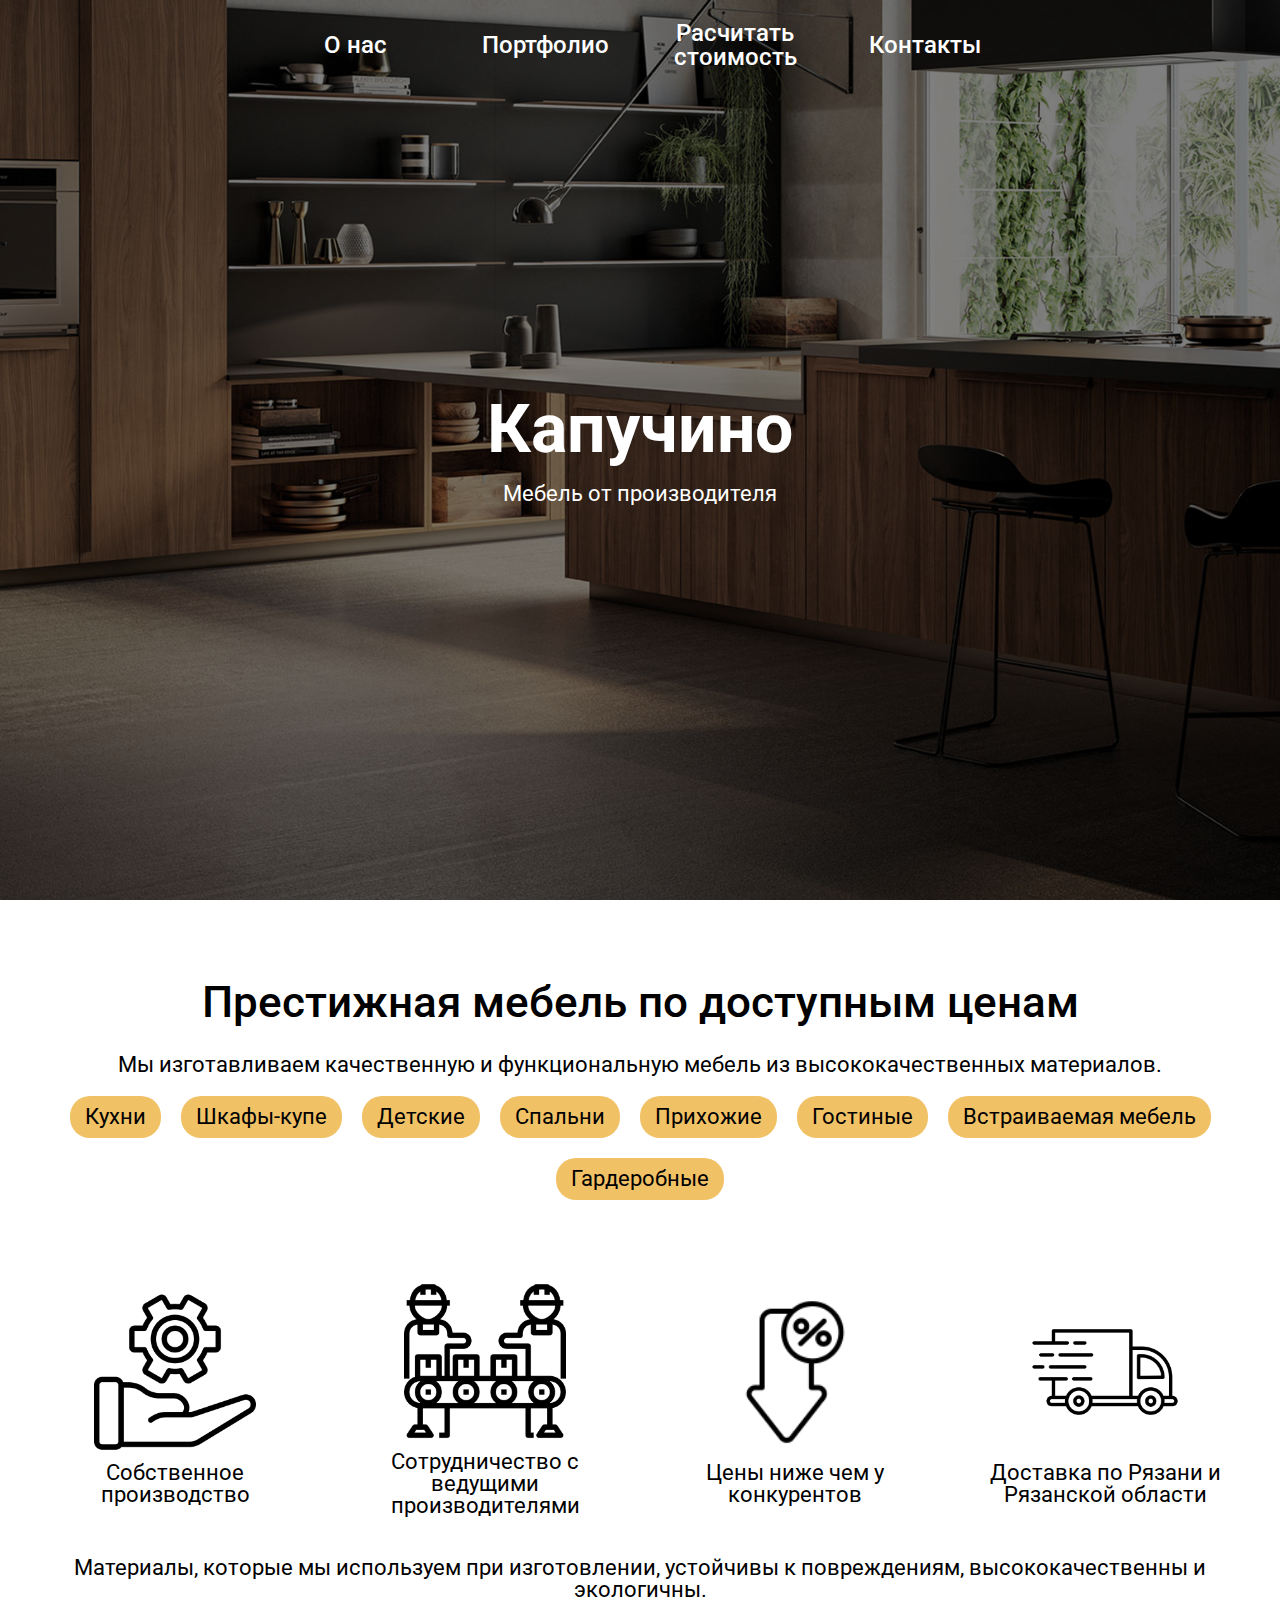
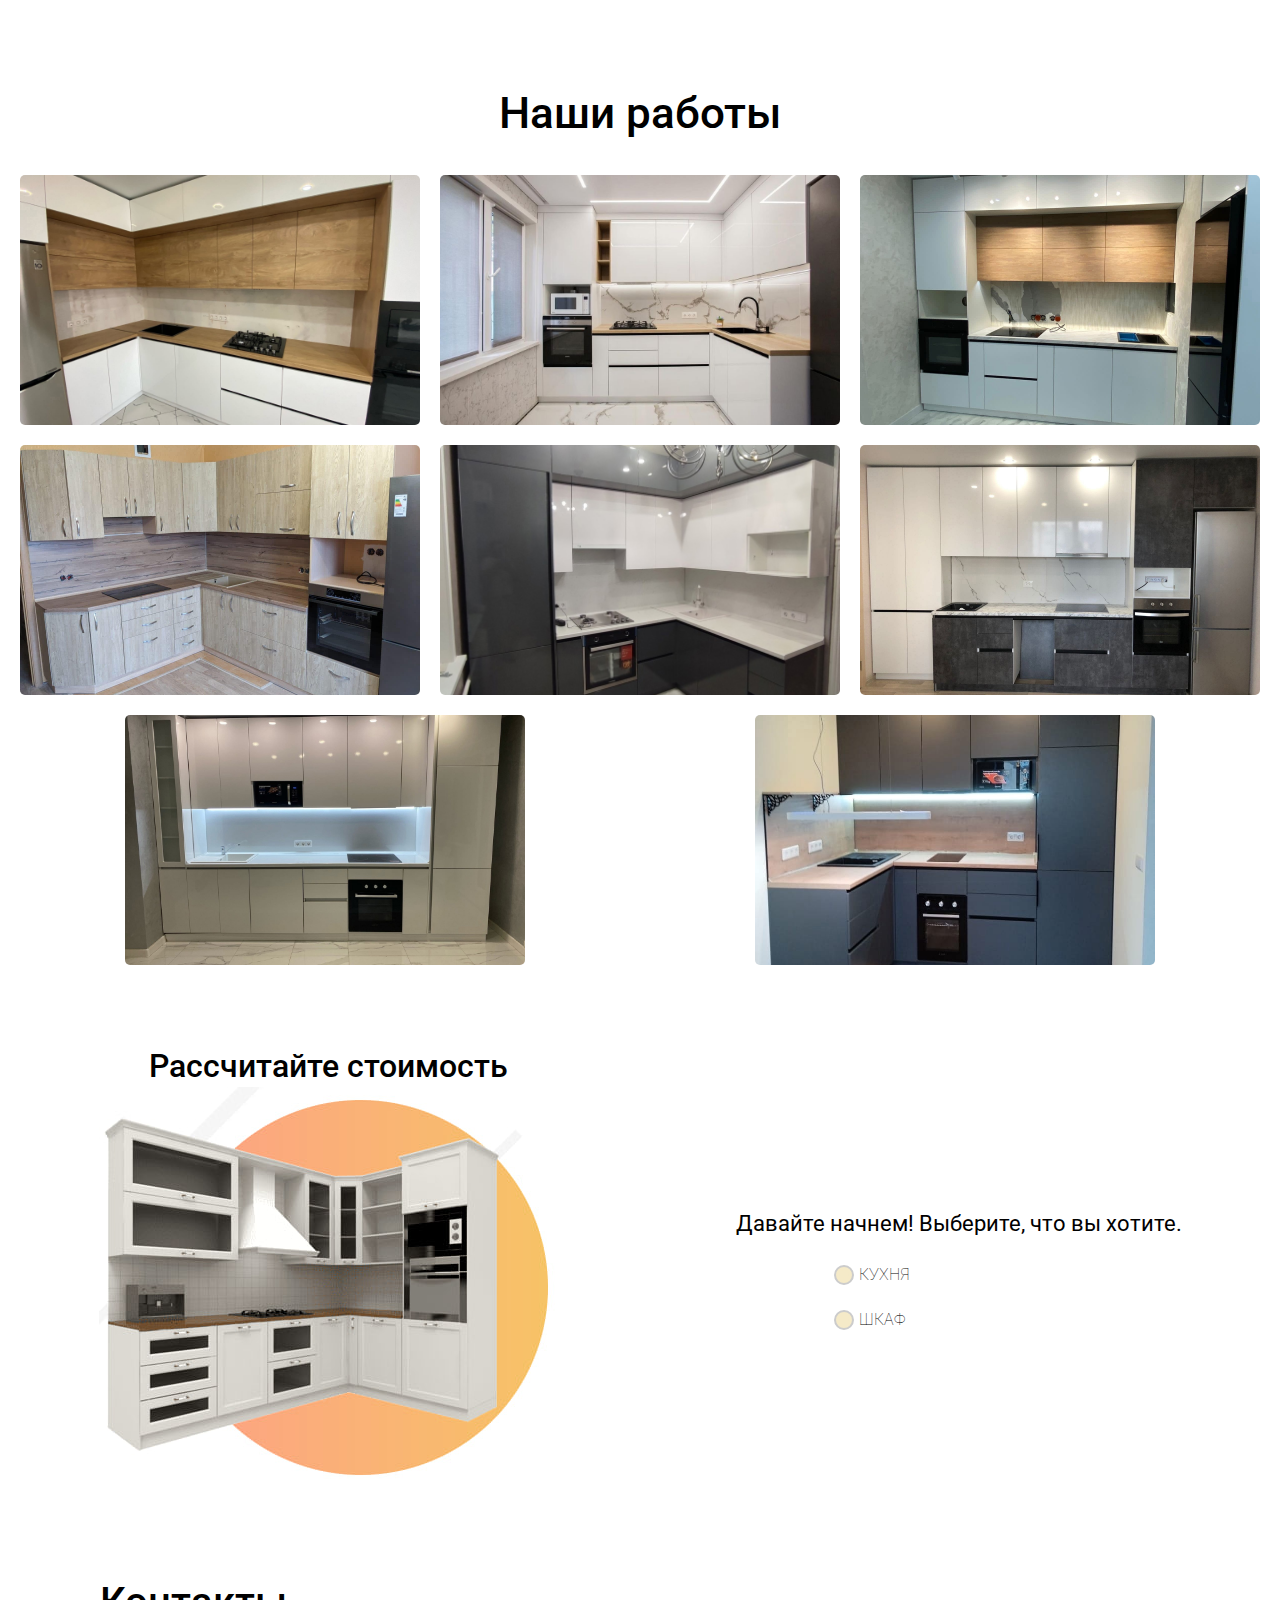
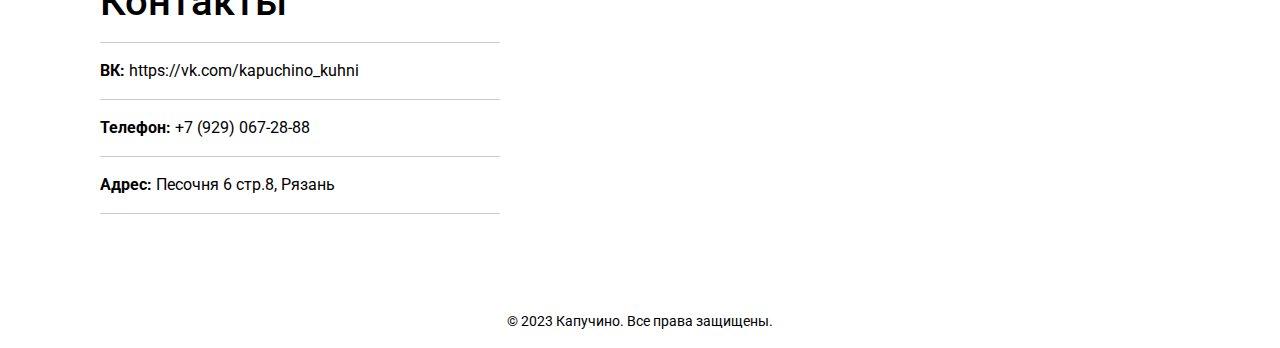
<file: index.html>
<!DOCTYPE html>
<html lang="en">
<head>
    <meta charset="UTF-8">
    <meta name="viewport" content="width=device-width, initial-scale=1.0">
    <link rel="icon" href="./favicon-32x32.png" type="image/x-icon">
    <link rel="stylesheet" type="text/css" href="./styles/reset.css">
    <link rel="stylesheet" type="text/css" href="./styles/default.css">
    <link rel="stylesheet" type="text/css" href="./styles/index.css">
    <title>Капучино</title>
</head>
<body id="body">
<div class="end__section">
    <div class="home__bg"></div>
    <header>
        <!-- Desktop -->
        <nav>
            <ul class="desktop">
                <li class="nav__link"><a class="nav__link-href" href="#about">О нас</a></li>
                <li class="nav__link"><a class="nav__link-href" href="#portfolio">Портфолио</a></li>
                <li class="nav__link"><a class="nav__link-href" href="#services">Расчитать стоимость</a></li>
                <li class="nav__link"><a class="nav__link-href" href="#contact">Контакты</a></li>
            </ul>
        </nav>
        <!-- Desktop -->

        <!-- Burger -->
        <div class="menu__burger" id="burger__menu">
            <a href="" class="menu__btn" id="burger__menu-btn">
                <span class="menu__btn-lines"></span>
            </a>
            <nav class="menu__list" id="menu__list">
                <ul class="mobile">
                    <li class="nav__link"><a class="nav__link-href burger__link" href="#about">О нас</a></li>
                    <li class="nav__link"><a class="nav__link-href burger__link" href="#portfolio">Портфолио</a></li>
                    <li class="nav__link"><a class="nav__link-href burger__link" href="#services">Расчитать
                        стоимость</a></li>
                    <li class="nav__link"><a class="nav__link-href burger__link" href="#contact">Контакты</a></li>
                </ul>
            </nav>
            <div class="menu__btn-overlay" id="burger__menu-overlay"></div>
        </div>
        <!-- Burger -->

    </header>
    <div class="home">
        <h1>Капучино</h1>
        <p>Мебель от производителя</p>
    </div>
</div>

<section id="about" class="about container end__section">
    <h2 class="about__title">Престижная мебель по доступным ценам</h2>
    <p class="">Мы изготавливаем качественную и функциональную мебель из высококачественных материалов.</p>
    <ul class="about__products">
        <li class="about__products-item">Кухни</li>
        <li class="about__products-item">Шкафы-купе</li>
        <li class="about__products-item">Детские</li>
        <li class="about__products-item">Спальни</li>
        <li class="about__products-item">Прихожие</li>
        <li class="about__products-item">Гостиные</li>
        <li class="about__products-item">Встраиваемая мебель</li>
        <li class="about__products-item">Гардеробные</li>
    </ul>
    <div class="about__advantages">
        <div class="about__advantages-item">
            <img src="./assets/img/advantages/production.png" alt="Собственное производство">
            <p>Собственное производство</p>
        </div>
        <div class="about__advantages-item">
            <img src="./assets/img/advantages/materials.png"
                 alt="Работаем с ведущими производителями фурнитуры и материалов">
            <p>Сотрудничество с ведущими производителями</p>
        </div>
        <div class="about__advantages-item">
            <img src="./assets/img/advantages/prices.png" alt="Цены ниже чем у конкурентов">
            <p>Цены ниже чем у конкурентов</p>
        </div>
        <div class="about__advantages-item">
            <img src="./assets/img/advantages/delivery.png"
                 alt="Вы можете быть уверены, что ваша новая кухня, шкаф будет идеальным и на 30% дешевле, чем в салонах">
            <p>Доставка по Рязани и Рязанской области</p>
        </div>
    </div>
    <p class="about__materials">
        Материалы, которые мы используем при изготовлении, устойчивы к повреждениям, высококачественны и экологичны.
    </p>
</section>

<section id="portfolio" class="end__section">
    <h2>Наши работы</h2>
    <div class="portfolio__gallery">
        <div class="product__item">
            <img class="product__image" src="./assets/img/examples/130000.jpg" alt="product-image"/>
            <div class="product__description">
                <!-- <h3>Название продукта</h3>
                <p>Цена: 10 000 рублей</p> -->
            </div>
        </div>
        <div class="product__item">
            <img class="product__image" src="./assets/img/examples/160000.jpg" alt="product-image"/>
            <div class="product__description">
                <!-- <h3>Название продукта</h3>
                <p>Цена: 10 000 рублей</p> -->
            </div>
        </div>
        <div class="product__item">
            <img class="product__image" src="./assets/img/examples/180000.jpg" alt="product-image"/>
            <div class="product__description">
                <!-- <h3>Название продукта</h3>
                <p>Цена: 10 000 рублей</p> -->
            </div>
        </div>
        <div class="product__item">
            <img class="product__image" src="./assets/img/examples/188400.jpg" alt="product-image"/>
            <div class="product__description">
                <!-- <h3>Название продукта</h3>
                <p>Цена: 10 000 рублей</p> -->
            </div>
        </div>
        <div class="product__item">
            <img class="product__image" src="./assets/img/examples/200000.jpg" alt="product-image"/>
            <div class="product__description">
                <!-- <h3>Название продукта</h3>
                <p>Цена: 10 000 рублей</p> -->
            </div>
        </div>
        <div class="product__item">
            <img class="product__image" src="./assets/img/examples/230000.jpg" alt="product-image"/>
            <div class="product__description">
                <!-- <h3>Название продукта</h3>
                <p>Цена: 10 000 рублей</p> -->
            </div>
        </div>
        <div class="product__item">
            <img class="product__image" src="./assets/img/examples/220000.jpg" alt="product-image"/>
            <div class="product__description">
                <!-- <h3>Название продукта</h3>
                <p>Цена: 10 000 рублей</p> -->
            </div>
        </div>
        <div class="product__item">
            <img class="product__image" src="./assets/img/examples/240000.jpg" alt="product-image"/>
            <div class="product__description">
                <!-- <h3>Название продукта</h3>
                <p>Цена: 10 000 рублей</p> -->
            </div>
        </div>
    </div>
</section>

<section id="services" class="services container end__section">
    <div class="services__welcome">
    </div>
    <div class="services__container">
        <div class="services__container-left">
            <h4>Рассчитайте стоимость</h4>
            <img src="./assets/img/constructor.jpg" alt="service__img"/>
        </div>
        <!-- Начальный этап -->
        <div class="services__block visible" id="subject">
            <h3>Давайте начнем! Выберите, что вы хотите.</h3>
            <div class="variables inputs">
                <div class="variable__item inputs">
                    <label for="subject__kitchen">
                        <div class="variable__description">
                            <input id="subject__kitchen" type="radio" name="subject" value="kitchen"/>
                            <p>Кухня</p>
                        </div>
                    </label>
                </div>
                <div class="variable__item inputs">
                    <label for="subject__cupboard">
                        <div class="variable__description">
                            <input id="subject__cupboard" type="radio" name="subject" value="cupboard"/>
                            <p>Шкаф</p>
                        </div>
                    </label>
                </div>
            </div>
        </div>
        <!-- Конструктор кухни -->
        <div class="services__block kitchen" id="kitchen">
            <div class="step step__1">
                <h3>Нужен ли вам замер или помощь дизайнера?</h3>
                <div class="variables inputs">
                    <div class="variable__item inputs">
                        <label for="kitchen__help__froze">
                            <div class="variable__description">
                                <input id="kitchen__help__froze" type="radio" name="kitchen__help" value="Нужен замер"/>
                                <p>Замер</p>
                            </div>
                        </label>
                    </div>
                    <div class="variable__item inputs">
                        <label for="kitchen__help__designer">
                            <div class="variable__description">
                                <input id="kitchen__help__designer" type="radio" name="kitchen__help"
                                       value="Нужна помощь дизайнера"/>
                                <p>Дизайнер</p>
                            </div>
                        </label>
                    </div>
                    <div class="variable__item inputs">
                        <label for="kitchen__help__nothing">
                            <div class="variable__description">
                                <input id="kitchen__help__nothing" type="radio" name="kitchen__help"
                                       value="Замер и помощь дизайнера не нужны"/>
                                <p>Нет, спасибо</p>
                            </div>
                        </label>
                    </div>
                </div>
            </div>
            <div class="step step__2">
                <h3>Какая форма кухни вас интересует?</h3>
                <div class="variables">
                    <div class="variable__item">
                        <label for="kitchen__shape__straight">
                            <img src="./assets/img/constructor_kitchen/step1/straight.png" alt="variable__item"/>
                            <div class="variable__description">
                                <input id="kitchen__shape__straight" type="radio" name="kitchen__shape"
                                       value="Нужна прямая форма кухни"/>
                                <p>Прямая</p>
                            </div>
                        </label>
                    </div>
                    <div class="variable__item">
                        <label for="kitchen__shape__U-shaped">
                            <img src="./assets/img/constructor_kitchen/step1/U-shaped.png" alt="variable__item"/>
                            <div class="variable__description">
                                <input id="kitchen__shape__U-shaped" type="radio" name="kitchen__shape"
                                       value="Нужна п-образная форма кухни"/>
                                <p>П-образная</p>
                            </div>
                        </label>
                    </div>
                    <div class="variable__item">
                        <label for="kitchen__shape__corner">
                            <img src="./assets/img/constructor_kitchen/step1/corner.png" alt="variable__item"/>
                            <div class="variable__description">
                                <input id="kitchen__shape__corner" type="radio" name="kitchen__shape"
                                       value="Нужна угловая форма кухни"/>
                                <p>Угловая</p>
                            </div>
                        </label>
                    </div>
                    <div class="variable__item">
                        <label for="kitchen__shape__island">
                            <img src="./assets/img/constructor_kitchen/step1/island.png" alt="variable__item"/>
                            <div class="variable__description">
                                <input id="kitchen__shape__island" type="radio" name="kitchen__shape"
                                       value="Нужна с островком форма кухни"/>
                                <p>С островком</p>
                            </div>
                        </label>
                    </div>
                </div>
            </div>
            <div class="step step__3">
                <h3>Вам уже известны размеры планируемой кухни (см)?</h3>
                <img class="image__description" src="assets/img/constructor_kitchen/step2/sizes.jpg"
                     alt="kitchen__size"/>
                <div class="input__block"><p>Размер - A</p><input type="number" id="kitchen__size__A"
                                                                  name="kitchen__size__A"/></div>
                <div class="input__block"><p>Размер - B</p><input type="number" id="kitchen__size__B"
                                                                  name="kitchen__size__B"/></div>
                <div class="input__block"><p>Размер - C</p><input type="number" id="kitchen__size__C"
                                                                  name="kitchen__size__C"/></div>
                <button class="button__white skip">Пропустить</button>
            </div>
            <div class="step step__4">
                <h3>Какой материал будем использовать для фасадов?</h3>
                <div class="variables">
                    <div class="variable__item">
                        <label for="kitchen__material__matt">
                            <img src="./assets/img/constructor_kitchen/step3/matt.png" alt="variable__item"/>
                            <div class="variable__description">
                                <input id="kitchen__material__matt" type="radio" name="kitchen__material"
                                       value="Материал для фасадов матовый (МДФ)"/>
                                <p>Матовые (МДФ)</p>
                            </div>
                        </label>
                    </div>
                    <div class="variable__item">
                        <label for="kitchen__material__gloss">
                            <img src="./assets/img/constructor_kitchen/step3/gloss.png" alt="variable__item"/>
                            <div class="variable__description">
                                <input id="kitchen__material__gloss" type="radio" name="kitchen__material"
                                       value="Материал для фасадов глянец (МДФ)"/>
                                <p>Глянец (МДФ)</p>
                            </div>
                        </label>
                    </div>
                    <div class="variable__item">
                        <label for="kitchen__material__plastic">
                            <img src="./assets/img/constructor_kitchen/step3/plastic.png" alt="variable__item"/>
                            <div class="variable__description">
                                <input id="kitchen__material__plastic" type="radio" name="kitchen__material"
                                       value="Материал для фасадов пластик"/>
                                <p>Пластик</p>
                            </div>
                        </label>
                    </div>
                    <div class="variable__item">
                        <label for="kitchen__material__film">
                            <img src="./assets/img/constructor_kitchen/step3/film.png" alt="variable__item"/>
                            <div class="variable__description">
                                <input id="kitchen__material__film" type="radio" name="kitchen__material"
                                       value="Материал для фасадов пленка"/>
                                <p>Пленка</p>
                            </div>
                        </label>
                    </div>
                    <div class="variable__item">
                        <label for="kitchen__material__chipboard">
                            <img src="./assets/img/constructor_kitchen/step3/chipboard.png" alt="variable__item"/>
                            <div class="variable__description">
                                <input id="kitchen__material__chipboard" type="radio" name="kitchen__material"
                                       value="Материал для фасадов ЛДСП"/>
                                <p>ЛДСП</p>
                            </div>
                        </label>
                    </div>
                    <div class="variable__item">
                        <label for="kitchen__material__nothing">
                            <div class="variable__description">
                                <input id="kitchen__material__nothing" type="radio" name="kitchen__material"
                                       value="Материал для фасадов не выбран"/>
                                <p>Пока не знаю</p>
                            </div>
                        </label>
                    </div>
                </div>
            </div>
            <div class="step step__5">
                <h3>Какую фурнитуру вы хотели бы установить?</h3>
                <div class="variables inputs">
                    <div class="variable__item inputs">
                        <label for="kitchen__fittings__economy">
                            <div class="variable__description">
                                <input id="kitchen__fittings__economy" type="radio" name="kitchen__fittings"
                                       value="Фурнитура эконом"/>
                                <p>Эконом</p>
                            </div>
                        </label>
                    </div>
                    <div class="variable__item inputs">
                        <label for="kitchen__fittings__standard">
                            <div class="variable__description">
                                <input id="kitchen__fittings__standard" type="radio" name="kitchen__fittings"
                                       value="Фурнитура стандарт"/>
                                <p>Стандарт</p>
                            </div>
                        </label>
                    </div>
                    <div class="variable__item inputs">
                        <label for="kitchen__fittings__premium">
                            <div class="variable__description">
                                <input id="kitchen__fittings__premium" type="radio" name="kitchen__fittings"
                                       value="Фурнитура премиум"/>
                                <p>Премиум</p>
                            </div>
                        </label>
                    </div>
                </div>
            </div>
            <div class="step step__6">
                <h3>Когда бы вы хотели установить новую кухню?</h3>
                <div class="variables inputs">
                    <div class="variable__item inputs">
                        <label for="kitchen__date__during__this__month">
                            <div class="variable__description">
                                <input id="kitchen__date__during__this__month" type="radio" name="kitchen__date"
                                       value="Установить кухню в течение этого месяца"/>
                                <p> В течение этого месяца</p>
                            </div>
                        </label>
                    </div>
                    <div class="variable__item inputs">
                        <label for="kitchen__date__in__month">
                            <div class="variable__description">
                                <input id="kitchen__date__in__month" type="radio" name="kitchen__date"
                                       value="Установить кухню через 1,5-3 месяца"/>
                                <p>Через 1,5-3 месяца</p>
                            </div>
                        </label>
                    </div>
                    <div class="variable__item inputs">
                        <label for="kitchen__date__in__six__month">
                            <div class="variable__description">
                                <input id="kitchen__date__in__six__month" type="radio" name="kitchen__date"
                                       value="Установить кухню через полгода"/>
                                <p>Через полгода</p>
                            </div>
                        </label>
                    </div>
                    <div class="variable__item inputs">
                        <label for="kitchen__date__in__years">
                            <div class="variable__description">
                                <input id="kitchen__date__in__years" type="radio" name="kitchen__date"
                                       value="Установить кухню в течение этого года"/>
                                <p>В течение этого года</p>
                            </div>
                        </label>
                    </div>
                    <div class="variable__item inputs">
                        <label for="kitchen__date__nothing">
                            <div class="variable__description">
                                <input id="kitchen__date__nothing" type="radio" name="kitchen__date"
                                       value="Дата установки кухни не выбрана"/>
                                <p>Затрудняюсь ответить</p>
                            </div>
                        </label>
                    </div>
                </div>
            </div>
            <div class="step step__7">
                <h3>Какой ориентировочный бюджет вы закладываете на покупку кухни?</h3>
                <div class="variables inputs">
                    <div class="variable__item inputs">
                        <label for="kitchen__budget__from__100">
                            <div class="variable__description">
                                <input id="kitchen__budget__from__100" type="radio" name="kitchen__budget"
                                       value="Ориентировочный бюджет на покупку кухни - от 100 тыс. до 150 тыс."/>
                                <p> От 100 тыс. до 150 тыс.</p>
                            </div>
                        </label>
                    </div>
                    <div class="variable__item inputs">
                        <label for="kitchen__budget__from__150">
                            <div class="variable__description">
                                <input id="kitchen__budget__from__150" type="radio" name="kitchen__budget"
                                       value="Ориентировочный бюджет на покупку кухни - от 150 тыс. до 200 тыс."/>
                                <p> От 150 тыс. до 200 тыс.</p>
                            </div>
                        </label>
                    </div>
                    <div class="variable__item inputs">
                        <label for="kitchen__budget__from__200">
                            <div class="variable__description">
                                <input id="kitchen__budget__from__200" type="radio" name="kitchen__budget"
                                       value="Ориентировочный бюджет на покупку кухни - от 200 тыс. до 250 тыс."/>
                                <p> От 200 тыс. до 250 тыс.</p>
                            </div>
                        </label>
                    </div>
                    <div class="variable__item inputs">
                        <label for="kitchen__budget__from__250">
                            <div class="variable__description">
                                <input id="kitchen__budget__from__250" type="radio" name="kitchen__budget"
                                       value="Ориентировочный бюджет на покупку кухни - от 250 тыс. и выше."/>
                                <p> От 250 тыс. и выше.</p>
                            </div>
                        </label>
                    </div>
                </div>
            </div>
        </div>
        <!-- Конструктор шкафа -->
        <div class="services__block cupboard" id="cupboard">
            <div class="step step__1">
                <h3>Нужен ли вам замер или помощь дизайнера?</h3>
                <div class="variables inputs">
                    <div class="variable__item inputs">
                        <label for="cupboard__help__froze">
                            <div class="variable__description">
                                <input id="cupboard__help__froze" type="radio" name="cupboard__help"
                                       value="Нужен замер"/>
                                <p>Замер</p>
                            </div>
                        </label>
                    </div>
                    <div class="variable__item inputs">
                        <label for="cupboard__help__designer">
                            <div class="variable__description">
                                <input id="cupboard__help__designer" type="radio" name="cupboard__help"
                                       value="Нужна помощь дизайнера"/>
                                <p>Дизайнер</p>
                            </div>
                        </label>
                    </div>
                    <div class="variable__item inputs">
                        <label for="cupboard__help__nothing">
                            <div class="variable__description">
                                <input id="cupboard__help__nothing" type="radio" name="cupboard__help"
                                       value="Замер и помощь дизайнера не нужны"/>
                                <p>Нет, спасибо</p>
                            </div>
                        </label>
                    </div>
                </div>
            </div>
            <div class="step step__2">
                <h3>В какое помещение вы собираетесь поставить шкаф?</h3>
                <div class="variables">
                    <div class="variable__item ">
                        <label for="cupboard__room__hallway">
                            <img src="./assets/img/constructor_cupboard/step1/hallway.png" alt="variable__item"/>
                            <div class="variable__description">
                                <input id="cupboard__room__hallway" type="radio" name="cupboard__room"
                                       value="Шкаф собираются поставить в прихожей"/>
                                <p>Прихожая</p>
                            </div>
                        </label>
                    </div>
                    <div class="variable__item">
                        <label for="cupboard__room__living">
                            <img src="./assets/img/constructor_cupboard/step1/living.png" alt="variable__item"/>
                            <div class="variable__description">
                                <input id="cupboard__room__living" type="radio" name="cupboard__room"
                                       value="Шкаф собираются поставить в гостиной"/>
                                <p>Гостиная</p>
                            </div>
                        </label>
                    </div>
                    <div class="variable__item">
                        <label for="cupboard__room__bedroom">
                            <img src="./assets/img/constructor_cupboard/step1/bedroom.png" alt="variable__item"/>
                            <div class="variable__description">
                                <input id="cupboard__room__bedroom" type="radio" name="cupboard__room"
                                       value="Шкаф собираются поставить в спальне"/>
                                <p>Спальня</p>
                            </div>
                        </label>
                    </div>
                    <div class="variable__item">
                        <label for="cupboard__room__childrens">
                            <img src="./assets/img/constructor_cupboard/step1/childrens.png" alt="variable__item"/>
                            <div class="variable__description">
                                <input id="cupboard__room__childrens" type="radio" name="cupboard__room"
                                       value="Шкаф собираются поставить в детской"/>
                                <p>Детская</p>
                            </div>
                        </label>
                    </div>
                    <div class="variable__item">
                        <label for="cupboard__room__loggia">
                            <img src="./assets/img/constructor_cupboard/step1/loggia.png" alt="variable__item"/>
                            <div class="variable__description">
                                <input id="cupboard__room__loggia" type="radio" name="cupboard__room"
                                       value="Шкаф собираются поставить в лоджии"/>
                                <p>Лоджия</p>
                            </div>
                        </label>
                    </div>
                </div>
            </div>
            <div class="step step__3">
                <h3>Вы уже знаете примерные габариты будущего шкафа (см)?</h3>
                <div class="input__block"><p>Высота</p><input type="number" id="cupboard__size__height"
                                                              name="cupboard__size__height"/></div>
                <div class="input__block"><p>Ширина</p><input type="number" id="cupboard__size__width"
                                                              name="cupboard__size__width"/></div>
                <div class="input__block"><p>Глубина</p><input type="number" id="cupboard__size__depth"
                                                               name="cupboard__size__depth"/></div>
                <button class="button__white skip">Пропустить</button>
            </div>
            <div class="step step__4">
                <h3>Какой тип шкафа вас интересует?</h3>
                <div class="variables">
                    <div class="variable__item">
                        <label for="cupboard__type__built_in">
                            <img src="./assets/img/constructor_cupboard/step3/built_in.png" alt="variable__item"/>
                            <div class="variable__description">
                                <input id="cupboard__type__built_in" type="radio" name="cupboard__type"
                                       value="Тип шкафа - встроенный"/>
                                <p>Встроенный шкаф</p>
                            </div>
                        </label>
                    </div>
                    <div class="variable__item">
                        <label for="cupboard__type__standing__separately">
                            <img src="./assets/img/constructor_cupboard/step3/standing__separately.png"
                                 alt="variable__item"/>
                            <div class="variable__description">
                                <input id="cupboard__type__standing__separately" type="radio" name="cupboard__type"
                                       value="Тип шкафа - отдельностоящий"/>
                                <p>Отдельностоящий шкаф</p>
                            </div>
                        </label>
                    </div>
                </div>
            </div>
            <div class="step step__5">
                <h3>Уже выбрали какой шкаф Вы хотите видеть?</h3>
                <div class="variables">
                    <div class="variable__item">
                        <label for="cupboard__view__coupe">
                            <img src="./assets/img/constructor_cupboard/step4/coupe.png" alt="variable__item"/>
                            <div class="variable__description">
                                <input id="cupboard__view__coupe" type="radio" name="cupboard__view"
                                       value="Шкаф нужен купе (раздвижные двери)"/>
                                <p>Шкаф-купе (раздвижные двери)</p>
                            </div>
                        </label>
                    </div>
                    <div class="variable__item">
                        <label for="cupboard__view__classic">
                            <img src="./assets/img/constructor_cupboard/step4/classic.png" alt="variable__item"/>
                            <div class="variable__description">
                                <input id="cupboard__view__classic" type="radio" name="cupboard__view"
                                       value="Шкаф нужен классический (распашные двери)"/>
                                <p>Классический шкаф (распашные двери)</p>
                            </div>
                        </label>
                    </div>
                </div>
            </div>
            <div class="step step__6">
                <h3>Когда бы Вы хотели установить шкаф?</h3>
                <div class="variables inputs">
                    <div class="variable__item inputs">
                        <label for="cupboard__date__during__this__month">
                            <div class="variable__description">
                                <input id="cupboard__date__during__this__month" type="radio" name="cupboard__date"
                                       value="Установить шкаф в течение этого месяца"/>
                                <p> В течение этого месяца</p>
                            </div>
                        </label>
                    </div>
                    <div class="variable__item inputs">
                        <label for="cupboard__date__in__month">
                            <div class="variable__description">
                                <input id="cupboard__date__in__month" type="radio" name="cupboard__date"
                                       value="Установить шкаф через 1,5-3 месяца"/>
                                <p>Через 1,5-3 месяца</p>
                            </div>
                        </label>
                    </div>
                    <div class="variable__item inputs">
                        <label for="cupboard__date__in__six__month">
                            <div class="variable__description">
                                <input id="cupboard__date__in__six__month" type="radio" name="cupboard__date"
                                       value="Установить шкаф через полгода"/>
                                <p>Через полгода</p>
                            </div>
                        </label>
                    </div>
                    <div class="variable__item inputs">
                        <label for="cupboard__date__in__years">
                            <div class="variable__description">
                                <input id="cupboard__date__in__years" type="radio" name="cupboard__date"
                                       value="Установить шкаф в течение этого года"/>
                                <p>В течение этого года</p>
                            </div>
                        </label>
                    </div>
                    <div class="variable__item inputs">
                        <label for="cupboard__date__nothing">
                            <div class="variable__description">
                                <input id="cupboard__date__nothing" type="radio" name="cupboard__date"
                                       value="Дата установки шкафа не выбрана"/>
                                <p>Затрудняюсь ответить</p>
                            </div>
                        </label>
                    </div>
                </div>
            </div>
            <div class="step step__7">
                <h3>Какой ориентировочный бюджет вы планируете реализовать на покупку шкафа?</h3>
                <div class="variables inputs">
                    <div class="variable__item inputs">
                        <label for="cupboard__budget__from__50">
                            <div class="variable__description">
                                <input id="cupboard__budget__from__50" type="radio" name="cupboard__budget"
                                       value="Ориентировочный бюджет на покупку шкафа - от 50 тыс. до 80 тыс."/>
                                <p> От 50 тыс. до 80 тыс.</p>
                            </div>
                        </label>
                    </div>
                    <div class="variable__item inputs">
                        <label for="cupboard__budget__from__80">
                            <div class="variable__description">
                                <input id="cupboard__budget__from__80" type="radio" name="cupboard__budget"
                                       value="Ориентировочный бюджет на покупку шкафа - от 80 тыс. до 110 тыс."/>
                                <p> От 80 тыс. до 110 тыс.</p>
                            </div>
                        </label>
                    </div>
                    <div class="variable__item inputs">
                        <label for="cupboard__budget__from__110">
                            <div class="variable__description">
                                <input id="cupboard__budget__from__110" type="radio" name="cupboard__budget"
                                       value="Ориентировочный бюджет на покупку шкафа - от 110 тыс. до 140 тыс."/>
                                <p> От 110 тыс. до 140 тыс.</p>
                            </div>
                        </label>
                    </div>
                    <div class="variable__item inputs">
                        <label for="cupboard__budget__from__140">
                            <div class="variable__description">
                                <input id="cupboard__budget__from__140" type="radio" name="cupboard__budget"
                                       value="Ориентировочный бюджет на покупку шкафа - от 140 тыс. и выше"/>
                                <p> От 140 тыс. и выше</p>
                            </div>
                        </label>
                    </div>
                </div>
            </div>
        </div>
        <!-- Форма для связывания с пользователем -->
        <div class="services__block connection" id="connection">
            <h3>Осталось совсем немного! Подскажите, куда бы Вы хотели получить дизайн-проект и расчет стоимости?</h3>
            <div class="variables inputs">
                <div class="variable__item inputs">
                    <label for="connection__phone">
                        <div class="variable__description">
                            <input id="connection__phone" type="radio" name="connection"
                                   value="Получить дизайн-проект и расчет стоимости на мобильный телефон"/>
                            <p> На мобильный телефон</p>
                        </div>
                    </label>
                </div>
                <div class="variable__item inputs">
                    <label for="connection__whatsapp">
                        <div class="variable__description">
                            <input id="connection__whatsapp" type="radio" name="connection"
                                   value="Получить дизайн-проект и расчет стоимости в WhatsApp"/>
                            <p> В WhatsApp</p>
                        </div>
                    </label>
                </div>
                <div class="variable__item inputs">
                    <label for="connection__viber">
                        <div class="variable__description">
                            <input id="connection__viber" type="radio" name="connection"
                                   value="Получить дизайн-проект и расчет стоимости в Viber"/>
                            <p> В Viber</p>
                        </div>
                    </label>
                </div>
                <div class="variable__item inputs">
                    <label for="connection__telegram">
                        <div class="variable__description">
                            <input id="connection__telegram" type="radio" name="connection"
                                   value="Получить дизайн-проект и расчет стоимости в Telegram"/>
                            <p> В Telegram</p>
                        </div>
                    </label>
                </div>
            </div>
        </div>
        <!-- Финальная общая форма -->
        <form class="services__block final" id="final">
            <h3>Отлично! Оставьте свои данные и мы с вами свяжемся :)</h3>
            <div class="input__block">
                <p>Имя:</p>
                <input class="input__form" type="text" id="firstName" name="firstName" required>
            </div>
            <div class="input__block">
                <p>Телефон:</p>
                <input class="input__form" type="tel" placeholder="89001234567" id="phoneNumber" name="phoneNumber"
                       required>
            </div>
            <input class="input__form-button" type="submit" value="Отправить">
        </form>
    </div>
    <div class="navigations">
        <button class="navigations__back button__white">Назад</button>
        <button class="navigations__next button__orange">Далее</button>
    </div>
</section>

<section id="contact" class="contacts container end__section">
    <div class="contacts__container">
        <h3 class="contacts__title">Контакты</h3>
        <hr/>
        <p><b>ВК:</b><a href="https://vk.com/kapuchino_kuhni" target="_blank"> https://vk.com/kapuchino_kuhni</a></p>
        <hr/>
        <p><b>Телефон:</b> +7 (929) 067-28-88</p>
        <hr/>
        <p><b>Адрес:</b> Песочня 6 стр.8, Рязань</p>
        <hr/>
    </div>
    <div id="map" style="max-width: 500px; width: 100%; @media(max-width: 576px) {max-width: 400px;}">
        <script type="text/javascript" charset="utf-8" async
                src="https://api-maps.yandex.ru/services/constructor/1.0/js/?um=constructor%3Acff848434688279dd2c5d23873f627fdd25bb457eadc11448f5d1be7cec1118a&amp;height=400&amp;lang=ru_RU&amp;scroll=true"></script>
    </div>
</section>

<footer>
    <p>&copy; 2023 Капучино. Все права защищены.</p>
</footer>


<script src="./scripts/burger.js"></script>
<script src="./scripts/form.js"></script>
</body>
</html>
</file>
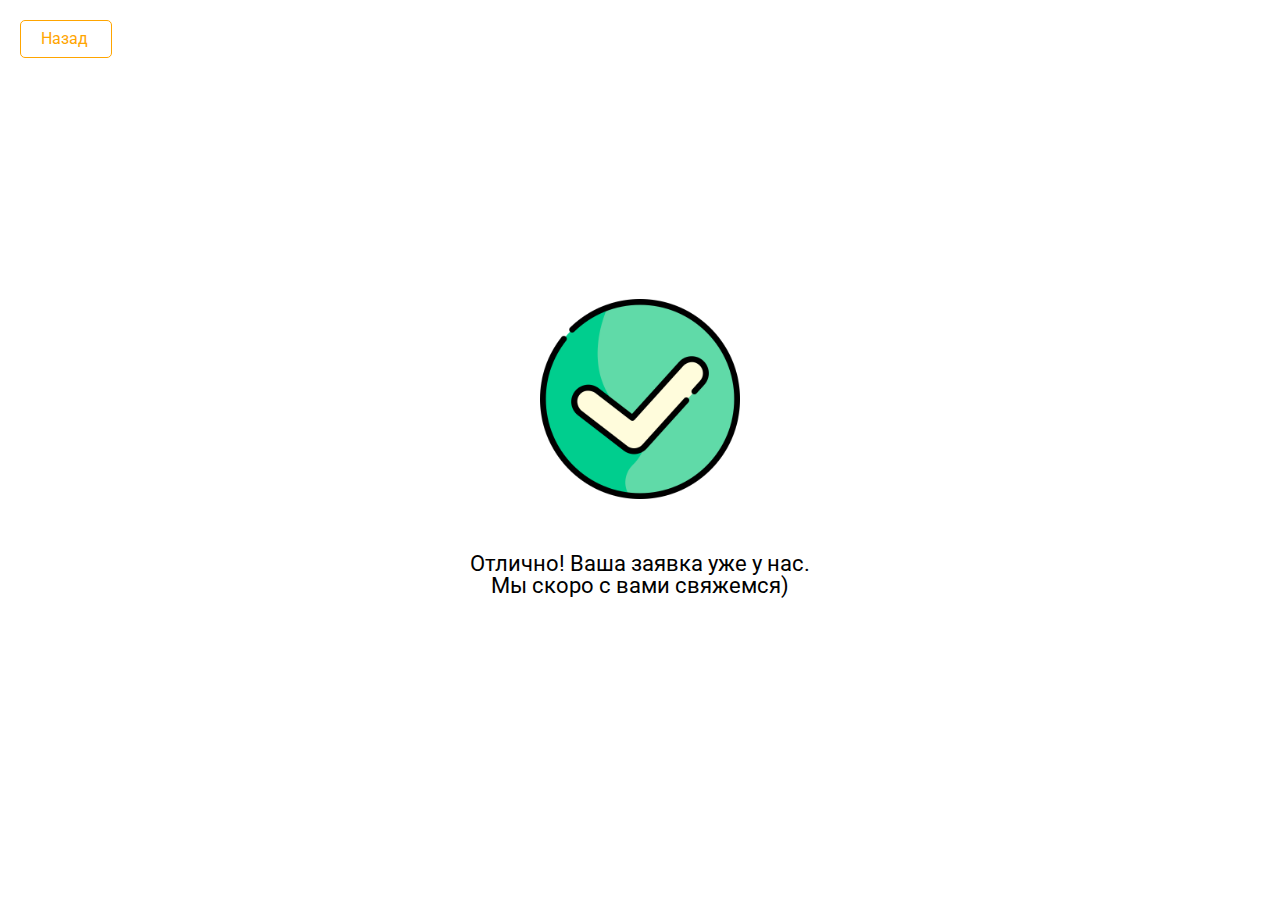
<file: access.html>
<!DOCTYPE html>
<html lang="en">
<head>
    <meta charset="UTF-8">
    <meta name="viewport" content="width=device-width, initial-scale=1.0">
    <link rel="icon" href="./favicon-32x32.png" type="image/x-icon">
    <link rel="stylesheet" type="text/css" href="./styles/reset.css">
    <link rel="stylesheet" type="text/css" href="./styles/default.css">
    <link rel="stylesheet" type="text/css" href="./styles/index.css">
    <title>Успешно!</title>
</head>
<body id="body">
<!--<section class="end__section">-->
<!--    <h1>Спасибо! Ваша заявка отправлена</h1>-->
<!--    <p>Мы рассчитаем </p>-->
<!--</section>-->
<a href="./index.html" id="back" class="button__white back">Назад</a>
<section class="successfully">
    <div class="result__block" id="successfully">
        <img class="final__images" src="assets/img/successfully.png" alt="successfully"/>
        <h3>Отлично! Ваша заявка уже у нас. <br/> Мы скоро с вами свяжемся)</h3>
    </div>
</section>
</body>
</html>
</file>
<file: styles/default.css>
@import url('https://fonts.googleapis.com/css2?family=Roboto:wght@300;400;500;700&display=swap');

.container {
    max-width: 1400px; /* Максимальная ширина контейнера */
    margin: 0 auto; /* Центрирование контейнера по горизонтали */
}
body {
    margin: 0;
    padding: 0;
    font-family: 'Roboto', sans-serif;
    font-size: 22px;
}
body.active {
    overflow: hidden;
}
h1{
    font-size: 68px;
    font-weight: 700;
}
ul {
    list-style-type: none;
    margin: 0;
    padding: 0;
}
  
a {
    text-decoration: none;
}

h2 {
    font-size: 44px;
    margin: 20px 10px 30px 10px;
    text-align: center;
    font-weight: 500;
}
section{
    padding:10px;
}
.end__section {
    margin-bottom: 50px;
}

.no__visible{
    display: none;
}

.visible {
    display: block;
}
.input__form-button{
    padding: 15px 20px;
    background-color: orange;
    border: none;
    border-radius: 5px;
    color: #fff;
    font-size: 16px;
    cursor: pointer;
    display: flex;
    margin: 0 auto;
    align-items: center;
}
.input__form-button:hover {
    background-color: #ff6600;
}

.input__block {
    display: flex;
    flex-direction: column;
    margin: 20px 0 10px 0;
    font-weight: 400;
    font-size: 18px;
}

.input__block p {
    margin-bottom: 10px;
}

.input__block input {
    border: 1px solid rgb(241, 193, 102);
    border-radius: 5px;
    padding: 7px 10px;
}
.button__white{
    padding: 10px 20px;
    background-color: #fff;
    border: 1px solid orange;
    border-radius: 5px;
    color: orange;
    font-size: 16px;
    cursor: pointer;
}

.navigations {
    display: flex;
    justify-content: center;
    margin-top: 20px;
}
.navigations button {
    margin: 0 10px;
}
  
.button__white {
    padding: 10px 20px;
    background-color: #fff;
    border: 1px solid orange;
    border-radius: 5px;
    color: orange;
    font-size: 16px;
    cursor: pointer;
}
.button__orange {
    padding: 10px 20px;
    background-color: orange;
    border: none;
    border-radius: 5px;
    color: #fff;
    font-size: 16px;
    cursor: pointer;
}
  
.button__white:hover {
    background-color: orange;
    color: #fff;
}
  
.button__orange:hover {
    background-color: #ff6600;
}
  
.button__white:focus,
.button__orange:focus {
    outline: none;
}   
.button__white:disabled,
.button__orange:disabled {
    opacity: 0.5;
}

.successfully{
    height: 80vh;
    display: flex;
    justify-content: center;
    align-items: center;
}


.back {
    display: block;
    width: 50px;
    margin: 20px;
}

@media (max-width: 768px) {
    h2{
        font-size: 34px;
    }
    h1{
        font-size: 42px;
    }
    body {
        font-size: 16px;
    }
}
</file>
<file: styles/index.css>
/* Header */

header {
    color: #fff;
    font-weight: 500;
}

.nav__link {
    font-size: 24px;
    margin: 10px 20px;
    transition: all 1s ease;
    width: 150px;
    text-align: center;
}
.nav__link:hover {
    opacity: 0.5;
}

.desktop {
    position: absolute;
    top: 5%;
    left: calc(50%);
    transform: translate(-50%, -50%);
    text-align: center;
    z-index: 1;
    display: flex;
    justify-content: space-between;
    align-items: center;
}
/* burger */
.menu__btn {
    display: none;
    cursor: pointer;
    position: absolute;
    top:30px;
    right: 30px;
	width: 25px;
	height: 16px;
	z-index:3;
    /* background-color: white; */
}
.menu__btn .menu__btn-lines, .menu__btn:after, .menu__btn:before{
    height: 3px;
    width: 100%;
    position: absolute;
    background: white;
    margin: 0 auto;
    transition: all 0.5s ease;
}
.menu__btn .menu__btn-lines{
    top: 21px;
}
.menu__btn:after, .menu__btn:before{
    content: '';
}
.menu__btn:after{
    bottom: 0px;
}
.menu__btn:before{
    top: 5px;
}
.menu__btn.active span{
    display: none;
}
.menu__btn.active:before{
    top: 50%;
    transform: translate(0%, -50%) rotate(45deg);  
}
.menu__btn.active:after{
    top: 50%;
    transform: translate(0%, -50%) rotate(-45deg); 
}

.menu__list{
    position: fixed;
    z-index: 2;
	top: 0;
	left: 0;
	width: 100%;
	height: 100%;
	padding: 15px;
    background-color: rgba(0, 0, 0, 0.5);
	transform: translateX(-100%);
	transition: transform 0.5s;
}
.menu__list.active {
	transform: translateX(0);
}

/* burger */
@media (max-width: 990px) {
    header{
        top: 15%;
    }
    .desktop{
        display: none;
    }
    .mobile{
        display: block;
    }
    .nav__link{
        margin:10px;
        line-height: 1.3;
    }
    .menu__btn{
        display: block;
    }
}
/* Header */

/* Home */
  
.home__bg {
    position: relative;
    width: 100%;
    height: 100vh;
    background-image: url("../assets/img/home.jpg");
    background-size: cover;
    background-position: center;
    background-repeat: no-repeat;
}
  
.home__bg::before {
    content: "";
    position: absolute;
    top: 0;
    left: 0;
    width: 100%;
    height: 100%;
    background-color: rgba(0, 0, 0, 0.5);
}
  
.home {
    position: absolute;
    top: 50%;
    left: 50%;
    transform: translate(-50%, -50%);
    text-align: center;
    color: #fff;
    z-index: 1;
}
  
.home h1 {
    margin-bottom: 20px;
}
/* Home */



/* About */
.about {
    text-align: center;
}
  
.about__products {
    margin: 10px;
    list-style: none;
    display: flex;
    align-items: center;
    justify-content: center;
    flex-wrap: wrap;
}
  
.about__products-item {
    margin-bottom: 10px;
    border-radius: 20px;
    padding: 10px 15px;
    margin: 10px;
    background: rgb(241, 193, 102);
}
.about__advantages {
    display: flex;
    flex-wrap: wrap;
    align-items: center;
    justify-content: center;
    margin-top: 50px;
}

.about__advantages-item {
    max-width: 270px;
    padding: 20px;
    height: auto;
}
.about__advantages-item img {
    width: 60%;
}
.about__advantages-item p {
    margin-top: 5px;
}
.about__materials {
    margin-top: 20px;
}

@media (max-width:576px) {
    .about__products-item {
        padding: 7px 12px;
        margin: 4px;
        font-size: 14px;
    }
    .about__advantages-item img {
        width: 40%;
    }
}

/* About */

/* Portfolio */
.portfolio__gallery {
    display: flex;
    align-items: center;
    justify-content: space-around;
    flex-wrap: wrap;
}
  
.product__item {
    overflow: hidden;
    position: relative;
    margin: 10px;
    border-radius: 5px;
    width: 400px;
    height: 250px;
}
  
.product__image {
    position: relative;
    width: 100%;
    height: 100%;
    object-fit: cover;
    transition: all 1s ease;
}
  
.product__item:hover img {
    transform: scale(1.1);
}
  
.product__description {
    text-align: left;
    position: absolute;
    color: white;
    bottom: 10%;
    left: 5%;
    z-index: 1;
}
  
.product__item h3 {
    font-size: 32px;
    margin-bottom: 20px;
    font-weight: 700;
}
  
.product__item p {
    font-size: 18px;
    font-weight: 300;
}

@media (max-width: 990px) {
    .portfolio__gallery {
        flex-wrap: wrap;
    }
    
    .product__item {
        /* width: 80%; */
        height: auto;
        margin: 10px 10px;
    }
}

@media (max-width: 390px) {
    .product__item h3 {
        font-size: 26px;
        margin-bottom: 10px;
        font-weight: 700;
    }
      
    .product__item p {
        font-size: 16px;
        font-weight: 300;
    }
}
  
/* Portfolio */



/* Services */

.services__container {
    display: flex;
    align-items: center;
    justify-content: space-around;
}
.services__block{
    display: none;
}
.services__block.visible {
    display: block;
}

.services__block h3 {
    max-width: 500px;
    text-align: center;
    margin: 10px auto;
}

.services__container-left h4 {
    text-align: center;
    margin: 5px;
    font-weight: 500;
    font-size: 32px;
}

.variables {
    display: flex;
    align-items: center;
    justify-content: center;
    flex-wrap: wrap;
}
.variables.inputs{
    flex-direction: column;
}

/* Стилизация checkbox */
/* Стилизация радиокнопки */
input[type="radio"] {
    appearance: none;
    -webkit-appearance: none;
    -moz-appearance: none;
    width: 20px;
    height: 20px;
    border-radius: 50%;
    border: 2px solid #ccc;
    outline: none;
    cursor: pointer;
    position: relative; /* Добавляем позиционирование для псевдоэлемента */
    background-color: rgb(245, 234, 200);
}
  
/* Стилизация кружка внутри радиокнопки */
input[type="radio"]::before {
    content: "";
    position: absolute;
    top: 50%;
    left: 50%;
    transform: translate(-50%, -50%);
    width: 10px; /* Задаем размер кружка */
    height: 10px;
    border-radius: 50%;
    background-color: rgb(245, 234, 200); /* Задаем цвет кружка */
}
  
/* Стилизация кружка внутри радиокнопки при выборе */
input[type="radio"]:checked::before {
    background-color: rgb(241, 193, 102);
}

.variable__item {
    line-height: 1.2;
    text-transform: uppercase;
    margin: 10px;
    width: 250px;
    height: 170px;
    font-weight: 100;
    font-size: 16px;
    padding: 10px;
}
.variable__item.inputs{
    max-width: 100%;
    height: 5px;
}
  
.variable__item img{
    width: 100%;
    height: 100%;
    border-radius: 10px;
}
/* Стилизация описания checkbox */
.variable__description {
    display: flex;
    align-items: center;
}
  
.variable__description p {
    margin-left: 5px;
}

.step{
    display: none;
}
.step.visible{
    display: block;
}
.image__description{
    max-width: 500px;
    width: 100%;
}

.final{
    max-width: 500px;
}

.result__block{
    text-align: center;
}

.final__images{
    max-width: 200px;
    width: 100%;
    margin-bottom: 50px;
}


@media (max-width: 990px) {
    .services__container{
        flex-direction: column;
        align-items: center;
        justify-content: center;
    }
}
@media (max-width: 576px) {
    .services__container-left img {
        max-width: 400px;
    }
    /* .image__description{
        max-width: 400px;
    } */
}
@media (max-width: 390px) {
    .services__container-left img {
        max-width: 300px;
    }
}

/* Services */



/* Contacts */
.contacts {
    display: flex;
    align-items: center;
    justify-content: space-around;
}
  
.contacts__container {
    max-width: 400px;
    width: 100%;
}

.contacts__title{
    font-size: 40px;
    font-weight: 500;
    margin-bottom: 20px;
}
.contacts a {
    text-decoration: none;
}
.contacts a:hover{
    text-decoration: underline;
}
  
.contacts hr {
    border: none;
    border-top: 1px solid #ccc;
    margin: 20px 0;
}
  
.contacts p {
    font-size: 16px;
    margin-bottom: 10px;
}
  
.contacts b {
    font-weight: bold;
}
@media (max-width: 990px) {
    .contacts{
        flex-direction: column;
    }
}
/* Contacts */

/* Footer */
footer {
    padding: 20px;
    text-align: center;
    font-size: 14px;
}
/* Footer */
</file>
